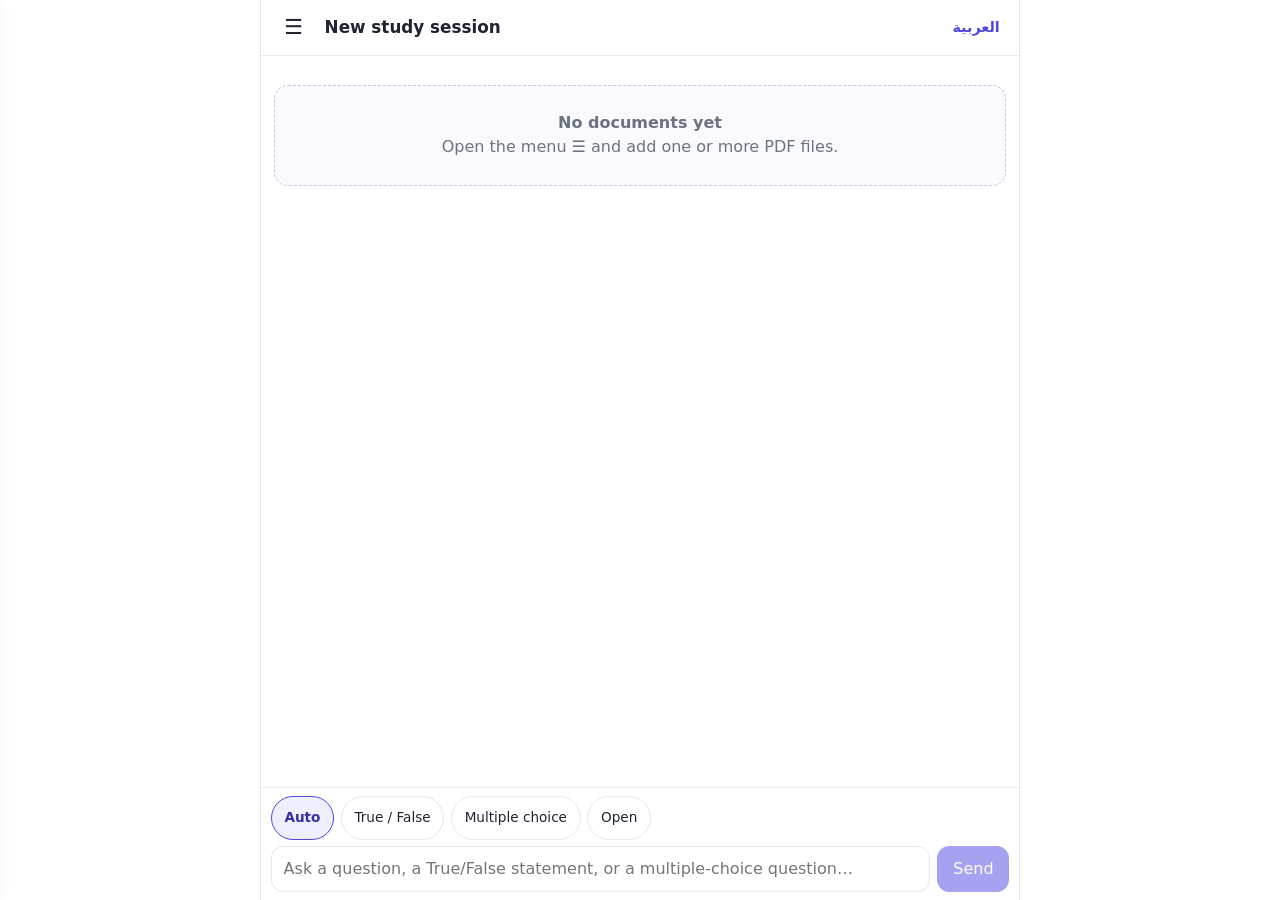
<file: index.html>
<!doctype html>
<html lang="ar" dir="rtl">
<head>
  <meta charset="utf-8">
  <meta name="viewport" content="width=device-width, initial-scale=1, viewport-fit=cover">
  <meta name="theme-color" content="#4F46E5">
  <meta name="description" content="StudyDoc - answers only from your PDFs, offline.">
  <meta name="mobile-web-app-capable" content="yes">
  <meta name="apple-mobile-web-app-capable" content="yes">
  <link rel="manifest" href="./manifest.webmanifest">
  <link rel="icon" href="./icon.svg" type="image/svg+xml">
  <link rel="apple-touch-icon" href="./icon-192.png">
  <link rel="stylesheet" href="./styles.css">
  <title>StudyDoc</title>
</head>
<body>
  <div id="app" aria-live="polite"></div>
  <noscript>StudyDoc needs JavaScript. / يحتاج التطبيق إلى تفعيل JavaScript.</noscript>
  <script type="module">
    import { start } from './app.js';
    start().catch((e) => { document.getElementById('app').textContent = 'Error: ' + e.message; });
  </script>
</body>
</html>
</file>
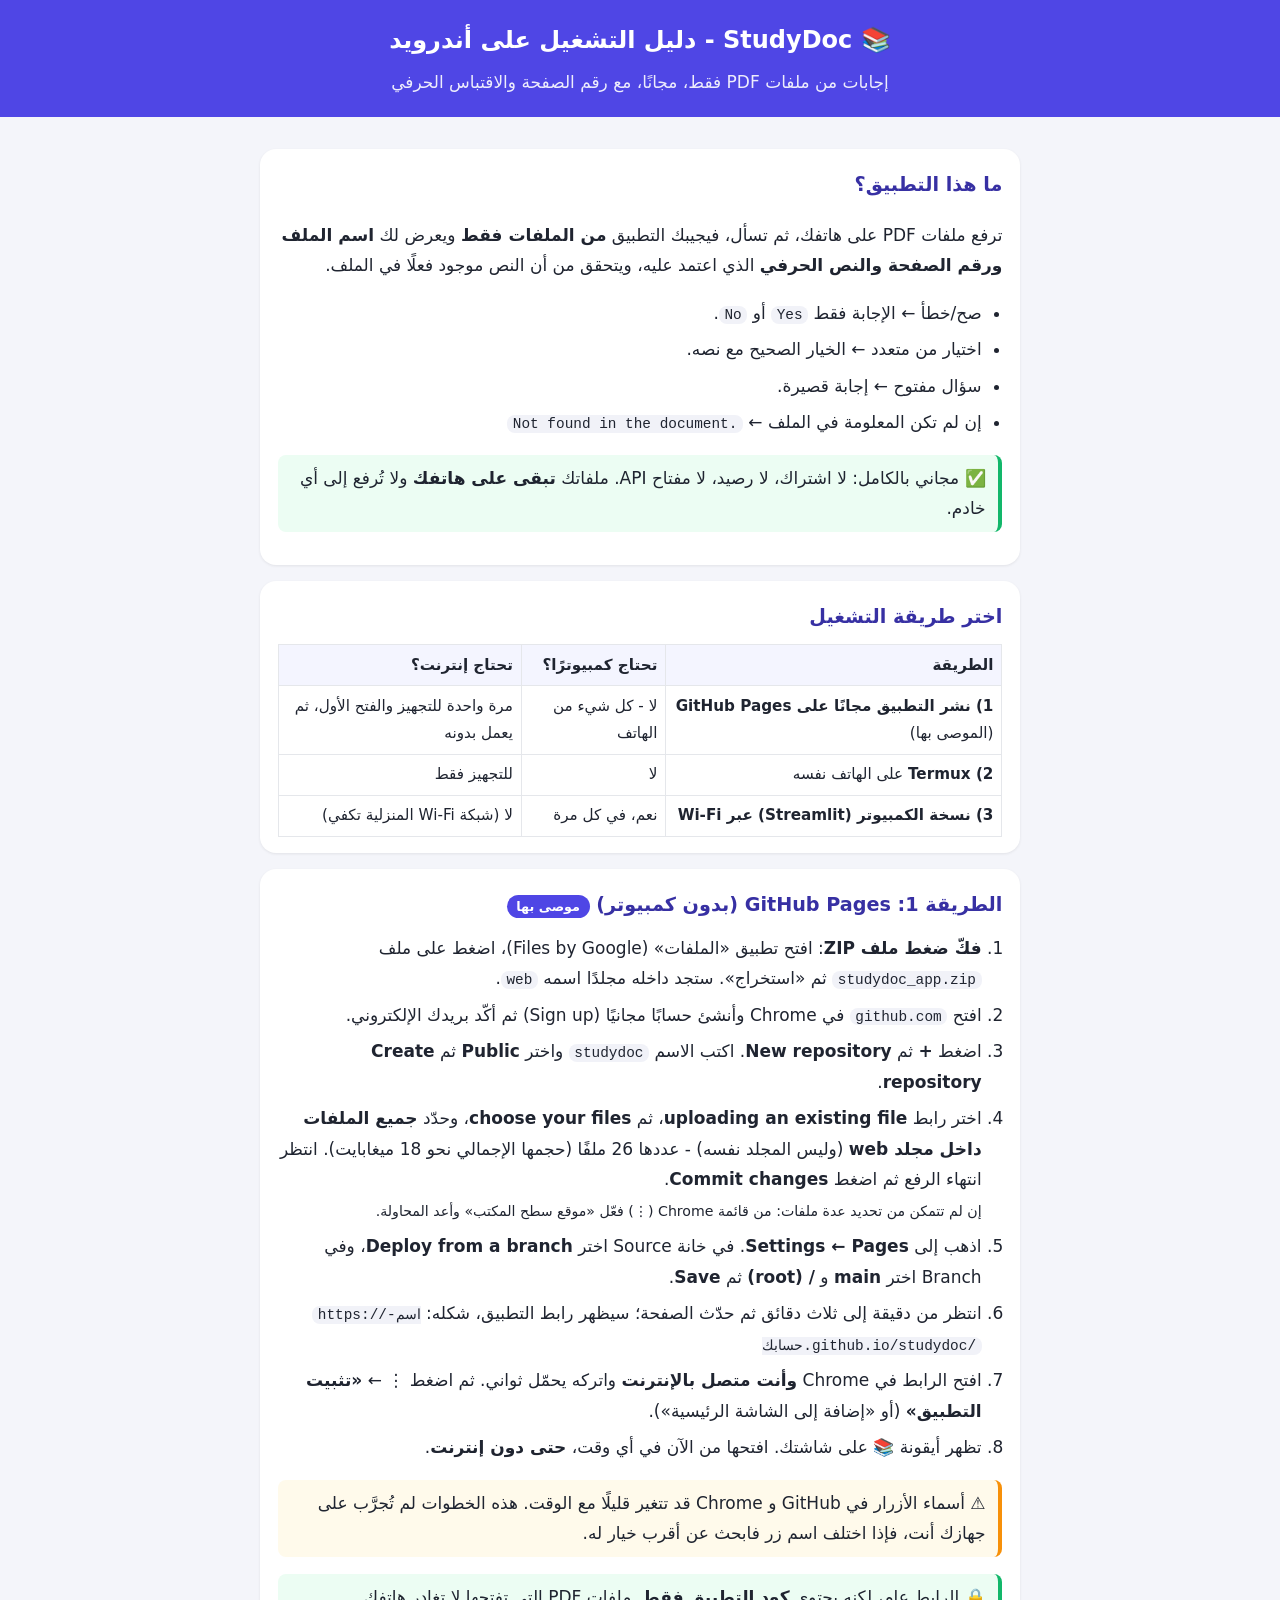
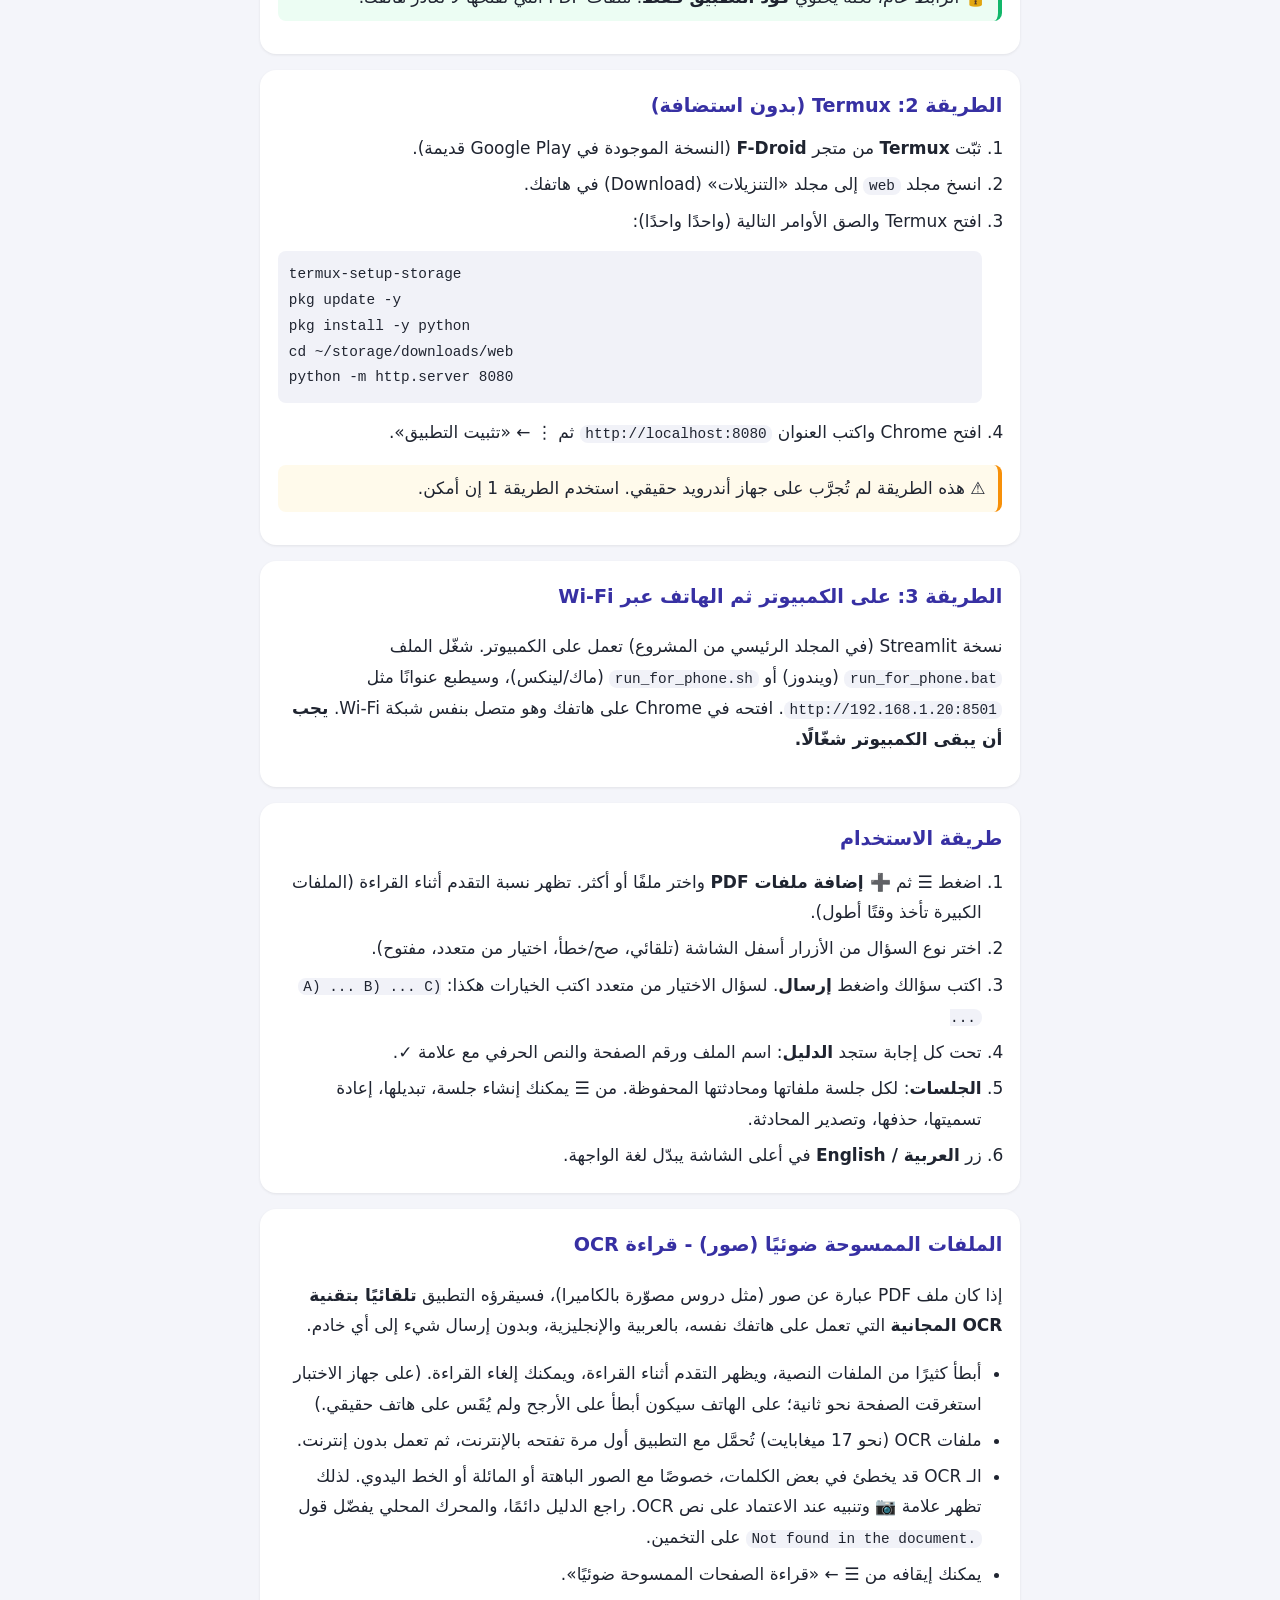
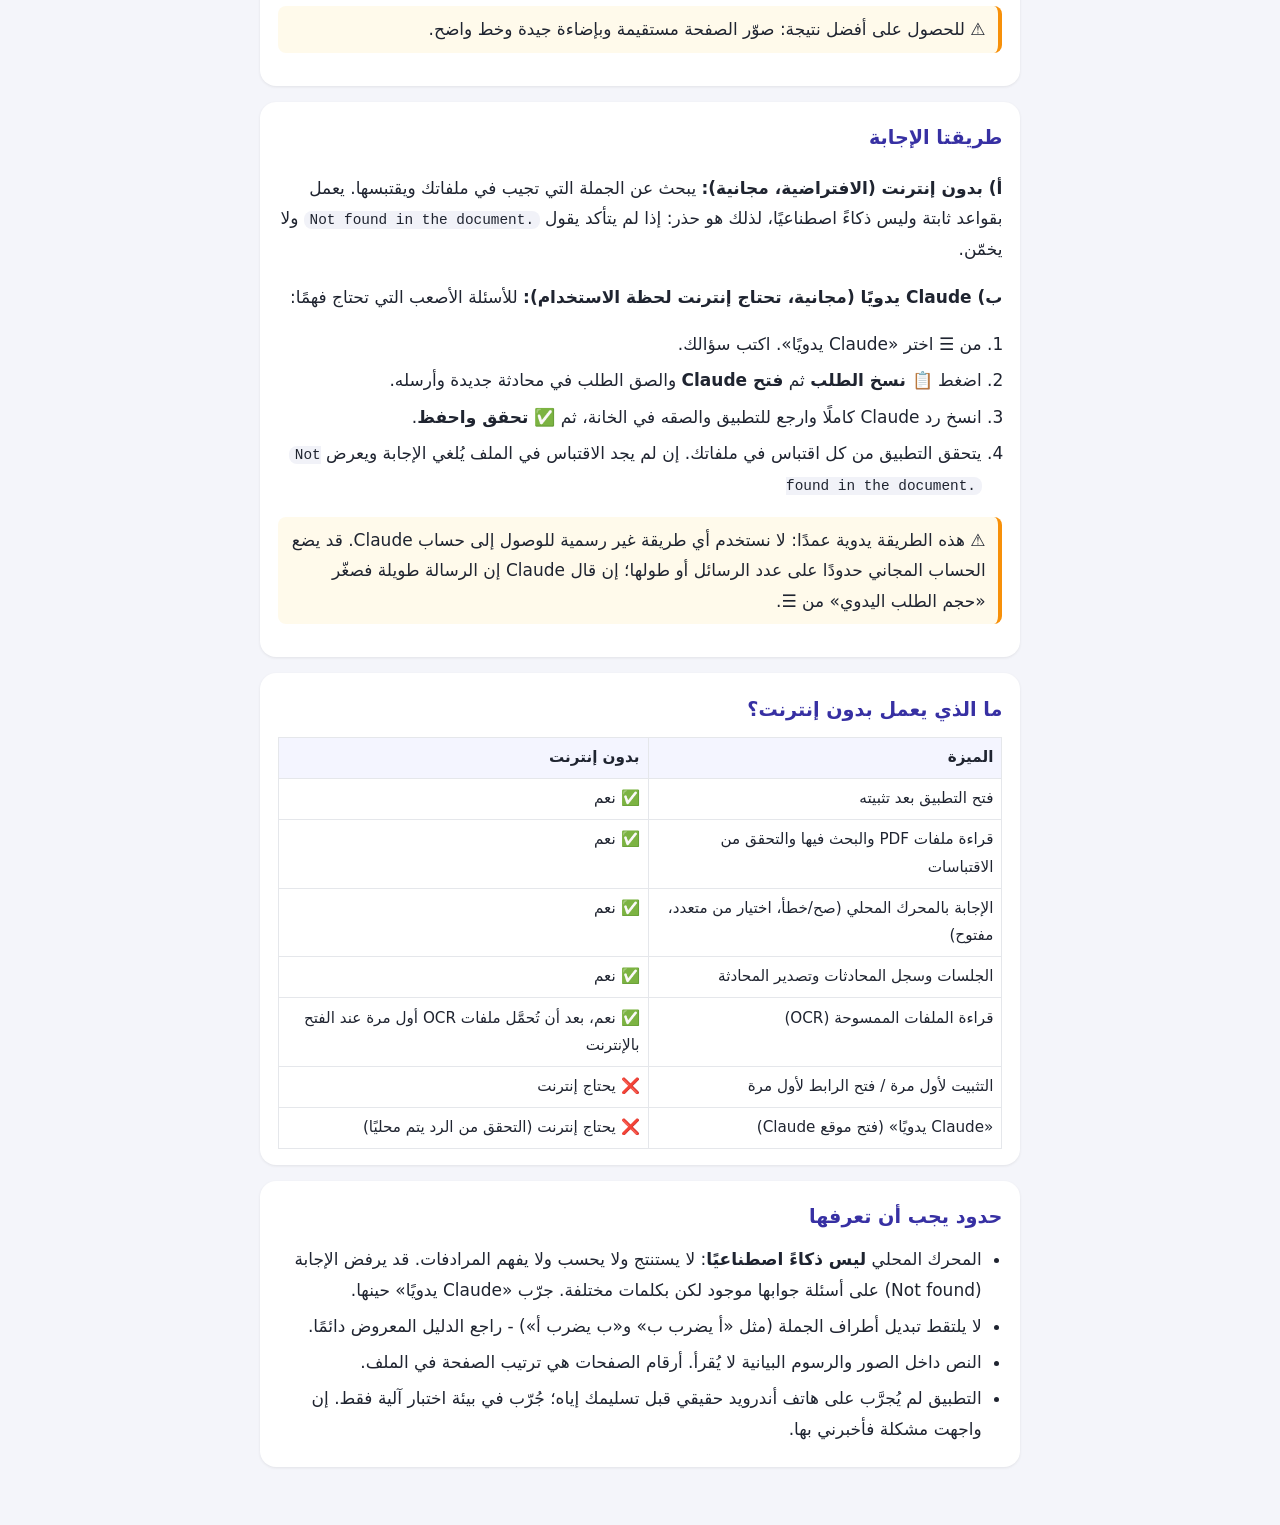
<file: help-ar.html>
<!doctype html>
<html lang="ar" dir="rtl">
<head>
<meta charset="utf-8">
<meta name="viewport" content="width=device-width, initial-scale=1">
<title>StudyDoc - دليل التشغيل على أندرويد</title>
<style>
  body{margin:0;font:17px/1.8 system-ui,"Noto Naskh Arabic","Noto Sans Arabic",Arial,sans-serif;color:#1F2430;background:#F4F5FA}
  main{max-width:760px;margin:0 auto;padding:1rem 1rem 3rem}
  header{background:#4F46E5;color:#fff;padding:1.2rem 1rem;text-align:center}
  header h1{margin:0;font-size:1.5rem} header p{margin:.3rem 0 0;opacity:.9}
  section{background:#fff;border-radius:16px;padding:1rem 1.1rem;margin:1rem 0;box-shadow:0 1px 3px rgba(0,0,0,.08)}
  h2{font-size:1.2rem;color:#3730A3;margin:.2rem 0 .6rem}
  ol,ul{padding-inline-start:1.3rem;margin:.4rem 0} li{margin:.35rem 0}
  code,pre{direction:ltr;unicode-bidi:plaintext;background:#F1F2F8;border-radius:8px;font-family:ui-monospace,Menlo,Consolas,monospace;font-size:.9rem}
  code{padding:.05rem .35rem} pre{padding:.7rem;overflow-x:auto;text-align:left}
  .ok{background:#ECFDF3;border-inline-start:4px solid #12B76A;padding:.5rem .8rem;border-radius:8px}
  .warn{background:#FFFAEB;border-inline-start:4px solid #F79009;padding:.5rem .8rem;border-radius:8px}
  table{border-collapse:collapse;width:100%;font-size:.95rem} th,td{border:1px solid #E5E7EB;padding:.4rem .5rem;text-align:start;vertical-align:top} th{background:#F4F5FF}
  .tag{display:inline-block;background:#4F46E5;color:#fff;border-radius:999px;padding:0 .6rem;font-size:.8rem}
</style>
</head>
<body>
<header><h1>📚 StudyDoc - دليل التشغيل على أندرويد</h1><p>إجابات من ملفات PDF فقط، مجانًا، مع رقم الصفحة والاقتباس الحرفي</p></header>
<main>

<section>
<h2>ما هذا التطبيق؟</h2>
<p>ترفع ملفات PDF على هاتفك، ثم تسأل، فيجيبك التطبيق <b>من الملفات فقط</b> ويعرض لك <b>اسم الملف ورقم الصفحة والنص الحرفي</b> الذي اعتمد عليه، ويتحقق من أن النص موجود فعلًا في الملف.</p>
<ul>
<li>صح/خطأ ← الإجابة فقط <code>Yes</code> أو <code>No</code>.</li>
<li>اختيار من متعدد ← الخيار الصحيح مع نصه.</li>
<li>سؤال مفتوح ← إجابة قصيرة.</li>
<li>إن لم تكن المعلومة في الملف ← <code>Not found in the document.</code></li>
</ul>
<p class="ok">✅ مجاني بالكامل: لا اشتراك، لا رصيد، لا مفتاح API. ملفاتك <b>تبقى على هاتفك</b> ولا تُرفع إلى أي خادم.</p>
</section>

<section>
<h2>اختر طريقة التشغيل</h2>
<table>
<tr><th>الطريقة</th><th>تحتاج كمبيوترًا؟</th><th>تحتاج إنترنت؟</th></tr>
<tr><td><b>1) نشر التطبيق مجانًا على GitHub Pages</b> (الموصى بها)</td><td>لا - كل شيء من الهاتف</td><td>مرة واحدة للتجهيز والفتح الأول، ثم يعمل بدونه</td></tr>
<tr><td><b>2) Termux</b> على الهاتف نفسه</td><td>لا</td><td>للتجهيز فقط</td></tr>
<tr><td><b>3) نسخة الكمبيوتر (Streamlit) عبر Wi-Fi</b></td><td>نعم، في كل مرة</td><td>لا (شبكة Wi-Fi المنزلية تكفي)</td></tr>
</table>
</section>

<section>
<h2>الطريقة 1: GitHub Pages (بدون كمبيوتر) <span class="tag">موصى بها</span></h2>
<ol>
<li><b>فكّ ضغط ملف ZIP</b>: افتح تطبيق «الملفات» (Files by Google)، اضغط على ملف <code>studydoc_app.zip</code> ثم «استخراج». ستجد داخله مجلدًا اسمه <code>web</code>.</li>
<li>افتح <code>github.com</code> في Chrome وأنشئ حسابًا مجانيًا (Sign up) ثم أكّد بريدك الإلكتروني.</li>
<li>اضغط <b>+</b> ثم <b>New repository</b>. اكتب الاسم <code>studydoc</code> واختر <b>Public</b> ثم <b>Create repository</b>.</li>
<li>اختر رابط <b>uploading an existing file</b>، ثم <b>choose your files</b>، وحدّد <b>جميع الملفات داخل مجلد web</b> (وليس المجلد نفسه) - عددها 26 ملفًا (حجمها الإجمالي نحو 18 ميغابايت). انتظر انتهاء الرفع ثم اضغط <b>Commit changes</b>.
<br><small>إن لم تتمكن من تحديد عدة ملفات: من قائمة Chrome (⋮) فعّل «موقع سطح المكتب» وأعد المحاولة.</small></li>
<li>اذهب إلى <b>Settings ← Pages</b>. في خانة Source اختر <b>Deploy from a branch</b>، وفي Branch اختر <b>main</b> و <b>/ (root)</b> ثم <b>Save</b>.</li>
<li>انتظر من دقيقة إلى ثلاث دقائق ثم حدّث الصفحة؛ سيظهر رابط التطبيق، شكله: <code>https://اسم-حسابك.github.io/studydoc/</code></li>
<li>افتح الرابط في Chrome <b>وأنت متصل بالإنترنت</b> واتركه يحمّل ثواني. ثم اضغط ⋮ ← <b>«تثبيت التطبيق»</b> (أو «إضافة إلى الشاشة الرئيسية»).</li>
<li>تظهر أيقونة 📚 على شاشتك. افتحها من الآن في أي وقت، <b>حتى دون إنترنت</b>.</li>
</ol>
<p class="warn">⚠️ أسماء الأزرار في GitHub و Chrome قد تتغير قليلًا مع الوقت. هذه الخطوات لم تُجرَّب على جهازك أنت، فإذا اختلف اسم زر فابحث عن أقرب خيار له.</p>
<p class="ok">🔒 الرابط عام، لكنه يحتوي <b>كود التطبيق فقط</b>. ملفات PDF التي تفتحها لا تغادر هاتفك.</p>
</section>

<section>
<h2>الطريقة 2: Termux (بدون استضافة)</h2>
<ol>
<li>ثبّت <b>Termux</b> من متجر <b>F-Droid</b> (النسخة الموجودة في Google Play قديمة).</li>
<li>انسخ مجلد <code>web</code> إلى مجلد «التنزيلات» (Download) في هاتفك.</li>
<li>افتح Termux والصق الأوامر التالية (واحدًا واحدًا):
<pre>termux-setup-storage
pkg update -y
pkg install -y python
cd ~/storage/downloads/web
python -m http.server 8080</pre></li>
<li>افتح Chrome واكتب العنوان <code>http://localhost:8080</code> ثم ⋮ ← «تثبيت التطبيق».</li>
</ol>
<p class="warn">⚠️ هذه الطريقة لم تُجرَّب على جهاز أندرويد حقيقي. استخدم الطريقة 1 إن أمكن.</p>
</section>

<section>
<h2>الطريقة 3: على الكمبيوتر ثم الهاتف عبر Wi-Fi</h2>
<p>نسخة Streamlit (في المجلد الرئيسي من المشروع) تعمل على الكمبيوتر. شغّل الملف <code>run_for_phone.bat</code> (ويندوز) أو <code>run_for_phone.sh</code> (ماك/لينكس)، وسيطبع عنوانًا مثل <code>http://192.168.1.20:8501</code>. افتحه في Chrome على هاتفك وهو متصل بنفس شبكة Wi-Fi. <b>يجب أن يبقى الكمبيوتر شغّالًا.</b></p>
</section>

<section>
<h2>طريقة الاستخدام</h2>
<ol>
<li>اضغط ☰ ثم <b>➕ إضافة ملفات PDF</b> واختر ملفًا أو أكثر. تظهر نسبة التقدم أثناء القراءة (الملفات الكبيرة تأخذ وقتًا أطول).</li>
<li>اختر نوع السؤال من الأزرار أسفل الشاشة (تلقائي، صح/خطأ، اختيار من متعدد، مفتوح).</li>
<li>اكتب سؤالك واضغط <b>إرسال</b>. لسؤال الاختيار من متعدد اكتب الخيارات هكذا: <code>A) ... B) ... C) ...</code></li>
<li>تحت كل إجابة ستجد <b>الدليل</b>: اسم الملف ورقم الصفحة والنص الحرفي مع علامة ✓.</li>
<li><b>الجلسات</b>: لكل جلسة ملفاتها ومحادثتها المحفوظة. من ☰ يمكنك إنشاء جلسة، تبديلها، إعادة تسميتها، حذفها، وتصدير المحادثة.</li>
<li>زر <b>العربية / English</b> في أعلى الشاشة يبدّل لغة الواجهة.</li>
</ol>
</section>

<section>
<h2>الملفات الممسوحة ضوئيًا (صور) - قراءة OCR</h2>
<p>إذا كان ملف PDF عبارة عن صور (مثل دروس مصوّرة بالكاميرا)، فسيقرؤه التطبيق <b>تلقائيًا بتقنية OCR المجانية</b> التي تعمل على هاتفك نفسه، بالعربية والإنجليزية، وبدون إرسال شيء إلى أي خادم.</p>
<ul>
<li>أبطأ كثيرًا من الملفات النصية، ويظهر التقدم أثناء القراءة، ويمكنك إلغاء القراءة. (على جهاز الاختبار استغرقت الصفحة نحو ثانية؛ على الهاتف سيكون أبطأ على الأرجح ولم يُقَس على هاتف حقيقي.)</li>
<li>ملفات OCR (نحو 17 ميغابايت) تُحمَّل مع التطبيق أول مرة تفتحه بالإنترنت، ثم تعمل بدون إنترنت.</li>
<li>الـ OCR قد يخطئ في بعض الكلمات، خصوصًا مع الصور الباهتة أو المائلة أو الخط اليدوي. لذلك تظهر علامة 📷 وتنبيه عند الاعتماد على نص OCR. راجع الدليل دائمًا، والمحرك المحلي يفضّل قول <code>Not found in the document.</code> على التخمين.</li>
<li>يمكنك إيقافه من ☰ ← «قراءة الصفحات الممسوحة ضوئيًا».</li>
</ul>
<p class="warn">⚠️ للحصول على أفضل نتيجة: صوّر الصفحة مستقيمة وبإضاءة جيدة وخط واضح.</p>
</section>

<section>
<h2>طريقتا الإجابة</h2>
<p><b>أ) بدون إنترنت (الافتراضية، مجانية):</b> يبحث عن الجملة التي تجيب في ملفاتك ويقتبسها. يعمل بقواعد ثابتة وليس ذكاءً اصطناعيًا، لذلك هو حذر: إذا لم يتأكد يقول <code>Not found in the document.</code> ولا يخمّن.</p>
<p><b>ب) Claude يدويًا (مجانية، تحتاج إنترنت لحظة الاستخدام):</b> للأسئلة الأصعب التي تحتاج فهمًا:</p>
<ol>
<li>من ☰ اختر «Claude يدويًا». اكتب سؤالك.</li>
<li>اضغط <b>📋 نسخ الطلب</b> ثم <b>فتح Claude</b> والصق الطلب في محادثة جديدة وأرسله.</li>
<li>انسخ رد Claude كاملًا وارجع للتطبيق والصقه في الخانة، ثم <b>✅ تحقق واحفظ</b>.</li>
<li>يتحقق التطبيق من كل اقتباس في ملفاتك. إن لم يجد الاقتباس في الملف يُلغي الإجابة ويعرض <code>Not found in the document.</code></li>
</ol>
<p class="warn">⚠️ هذه الطريقة يدوية عمدًا: لا نستخدم أي طريقة غير رسمية للوصول إلى حساب Claude. قد يضع الحساب المجاني حدودًا على عدد الرسائل أو طولها؛ إن قال Claude إن الرسالة طويلة فصغّر «حجم الطلب اليدوي» من ☰.</p>
</section>

<section>
<h2>ما الذي يعمل بدون إنترنت؟</h2>
<table>
<tr><th>الميزة</th><th>بدون إنترنت</th></tr>
<tr><td>فتح التطبيق بعد تثبيته</td><td>✅ نعم</td></tr>
<tr><td>قراءة ملفات PDF والبحث فيها والتحقق من الاقتباسات</td><td>✅ نعم</td></tr>
<tr><td>الإجابة بالمحرك المحلي (صح/خطأ، اختيار من متعدد، مفتوح)</td><td>✅ نعم</td></tr>
<tr><td>الجلسات وسجل المحادثات وتصدير المحادثة</td><td>✅ نعم</td></tr>
<tr><td>قراءة الملفات الممسوحة (OCR)</td><td>✅ نعم، بعد أن تُحمَّل ملفات OCR أول مرة عند الفتح بالإنترنت</td></tr>
<tr><td>التثبيت لأول مرة / فتح الرابط لأول مرة</td><td>❌ يحتاج إنترنت</td></tr>
<tr><td>«Claude يدويًا» (فتح موقع Claude)</td><td>❌ يحتاج إنترنت (التحقق من الرد يتم محليًا)</td></tr>
</table>
</section>

<section>
<h2>حدود يجب أن تعرفها</h2>
<ul>
<li>المحرك المحلي <b>ليس ذكاءً اصطناعيًا</b>: لا يستنتج ولا يحسب ولا يفهم المرادفات. قد يرفض الإجابة (Not found) على أسئلة جوابها موجود لكن بكلمات مختلفة. جرّب «Claude يدويًا» حينها.</li>
<li>لا يلتقط تبديل أطراف الجملة (مثل «أ يضرب ب» و«ب يضرب أ») - راجع الدليل المعروض دائمًا.</li>
<li>النص داخل الصور والرسوم البيانية لا يُقرأ. أرقام الصفحات هي ترتيب الصفحة في الملف.</li>
<li>التطبيق لم يُجرَّب على هاتف أندرويد حقيقي قبل تسليمك إياه؛ جُرّب في بيئة اختبار آلية فقط. إن واجهت مشكلة فأخبرني بها.</li>
</ul>
</section>

</main>
</body>
</html>
</file>
<file: styles.css>
:root{--brand:#4F46E5;--bg:#fff;--soft:#F4F5FA;--text:#1F2430;--muted:#6B7280;--line:#E5E7EB;--bar:56px}
*{box-sizing:border-box}
html,body{margin:0;height:100%;background:var(--bg);color:var(--text);font:16px/1.5 system-ui,-apple-system,"Segoe UI",Roboto,"Noto Naskh Arabic","Noto Sans Arabic",sans-serif;-webkit-text-size-adjust:100%}
#app{height:100%;height:100dvh;display:flex;flex-direction:column;max-width:760px;margin:0 auto;position:relative}
button,.btn{font:inherit;cursor:pointer;min-height:46px;border-radius:12px;border:1px solid var(--line);background:#fff;color:var(--text);padding:.55rem .9rem;display:inline-flex;align-items:center;justify-content:center;text-decoration:none;gap:.35rem;touch-action:manipulation}
.btn.primary,.send{background:var(--brand);border-color:var(--brand);color:#fff}
.btn.danger{color:#B42318}
button:disabled{opacity:.5;cursor:not-allowed}
.top{display:flex;align-items:center;gap:.5rem;min-height:var(--bar);padding:env(safe-area-inset-top) .6rem 0;border-bottom:1px solid var(--line);background:#fff;position:sticky;top:0;z-index:5}
.top h1{flex:1;font-size:1.05rem;margin:0;overflow:hidden;text-overflow:ellipsis;white-space:nowrap}
.icon{min-width:46px;padding:0 .6rem;border:none;background:transparent;font-size:1.3rem}
.icon.lang{font-size:.9rem;font-weight:600;color:var(--brand)}
main{flex:1;overflow-y:auto;padding:.8rem .8rem 1rem;-webkit-overflow-scrolling:touch}
.chips{display:flex;flex-wrap:wrap;gap:.35rem;margin-bottom:.6rem}
.chip{background:#EEF0FF;color:#3730A3;border-radius:999px;padding:.15rem .65rem;font-size:.8rem;font-weight:500}
.sd-empty{border:1.5px dashed #C7CAE0;border-radius:14px;padding:1.6rem;text-align:center;color:var(--muted);background:#FAFAFE;margin-top:1rem}
.msg{margin:.6rem 0}
.msg.user{background:var(--soft);padding:.6rem .8rem;border-radius:14px;width:fit-content;max-width:92%;margin-inline-start:auto;white-space:pre-wrap;overflow-wrap:anywhere}
.sd-answer{border-radius:14px;padding:.85rem 1rem;border:1px solid var(--line);background:#F9FAFB}
.sd-answer .lbl{font-size:.7rem;text-transform:uppercase;letter-spacing:.08em;color:var(--muted);font-weight:600}
.sd-answer .txt{font-size:1.2rem;font-weight:650;margin-top:.1rem;line-height:1.45;overflow-wrap:anywhere;unicode-bidi:plaintext}
.sd-answer.yes{background:#ECFDF3;border-color:#A6E9C0}.sd-answer.yes .txt{color:#047857}
.sd-answer.no{background:#FEF2F2;border-color:#F5B5B5}.sd-answer.no .txt{color:#B42318}
.sd-answer.nf{background:#FFFAEB;border-color:#F7D98B}.sd-answer.nf .txt{color:#92400E}
.sd-answer.ok{background:#F4F5FF;border-color:#C9CCF5}.sd-answer.ok .txt{color:#312E81}
.ev-title{font-weight:600;margin:.7rem 0 .2rem}
.sd-ev{border-inline-start:3px solid #6366F1;background:#F8F8FF;padding:.5rem .7rem;margin:.35rem 0;border-radius:10px;font-size:.92rem}
.sd-ev .src{font-size:.78rem;color:#4338CA;font-weight:600;margin-bottom:.2rem}.sd-ev .ok{color:#047857}
.sd-ev .q{color:#374151;font-style:italic;white-space:pre-wrap;overflow-wrap:anywhere;unicode-bidi:plaintext}
.note{font-size:.85rem;color:var(--muted);margin:.4rem 0}.note.warn{color:#B42318;background:#FEF2F2;padding:.5rem .7rem;border-radius:10px}
.meta{font-size:.75rem;color:var(--muted);margin-top:.4rem}
.flash{padding:.55rem .8rem;border-radius:10px;margin:.4rem 0;font-size:.9rem}.flash.ok{background:#ECFDF3;color:#047857}.flash.err{background:#FEF2F2;color:#B42318}.flash.info{background:#EEF0FF;color:#3730A3}
.pending textarea{width:100%}
.q-echo{font-weight:600;margin-bottom:.4rem}
textarea,input[type=number]{font:inherit;font-size:16px;border:1px solid var(--line);border-radius:12px;padding:.6rem .75rem;background:#fff;color:var(--text)}
.composer{border-top:1px solid var(--line);background:#fff;padding:.5rem .6rem calc(.5rem + env(safe-area-inset-bottom))}
.pills{display:flex;gap:.4rem;overflow-x:auto;padding-bottom:.4rem;scrollbar-width:none}
.pill{min-height:44px;border-radius:999px;white-space:nowrap;font-size:.85rem;padding:.2rem .8rem}
.pill.on{background:#EEF0FF;border-color:var(--brand);color:#3730A3;font-weight:600}
.cbox{display:flex;gap:.45rem;align-items:flex-end}
#composer{flex:1;resize:none;max-height:140px;min-height:46px}
.send{min-width:72px}
.row{display:flex;gap:.5rem;flex-wrap:wrap;margin:.5rem 0}
.overlay{position:fixed;inset:0;background:rgba(0,0,0,.4);opacity:0;pointer-events:none;transition:opacity .2s;z-index:9}
.overlay.show{opacity:1;pointer-events:auto}
.drawer{position:fixed;top:0;bottom:0;inset-inline-start:0;width:min(88vw,360px);background:#fff;z-index:10;overflow-y:auto;padding:calc(.8rem + env(safe-area-inset-top)) .9rem 1.5rem;transform:translateX(-105%);transition:transform .22s;box-shadow:0 0 30px rgba(0,0,0,.2)}
[dir=rtl] .drawer{transform:translateX(105%)}
.drawer.open{transform:none}
.dhead{display:flex;justify-content:space-between;align-items:center}
.drawer h3{font-size:.8rem;text-transform:uppercase;letter-spacing:.06em;color:var(--muted);margin:1.1rem 0 .4rem}
.drawer .btn{width:100%}.drawer .row .btn{flex:1;width:auto}
.sess{width:100%;text-align:start;flex-direction:column;align-items:flex-start;gap:0;margin-top:.35rem}.sess.on{border-color:var(--brand);background:#F4F5FF}
.sess .st{font-weight:600;max-width:100%;overflow:hidden;text-overflow:ellipsis;white-space:nowrap}.sess .sc{font-size:.75rem;color:var(--muted)}
.doc{display:flex;align-items:center;gap:.4rem;margin-top:.45rem;border:1px solid var(--line);border-radius:12px;padding:.3rem .3rem .3rem .7rem}
.dn{flex:1;min-width:0}.dn b{display:block;overflow:hidden;text-overflow:ellipsis;white-space:nowrap}.dn small{color:var(--muted)}
.x{min-width:46px;border:none;background:transparent}
.small{font-size:.82rem;color:var(--muted)}.radio{display:flex;align-items:center;gap:.4rem;min-height:44px}
@media (min-width:900px){#app{border-inline:1px solid var(--line)}}
</file>
